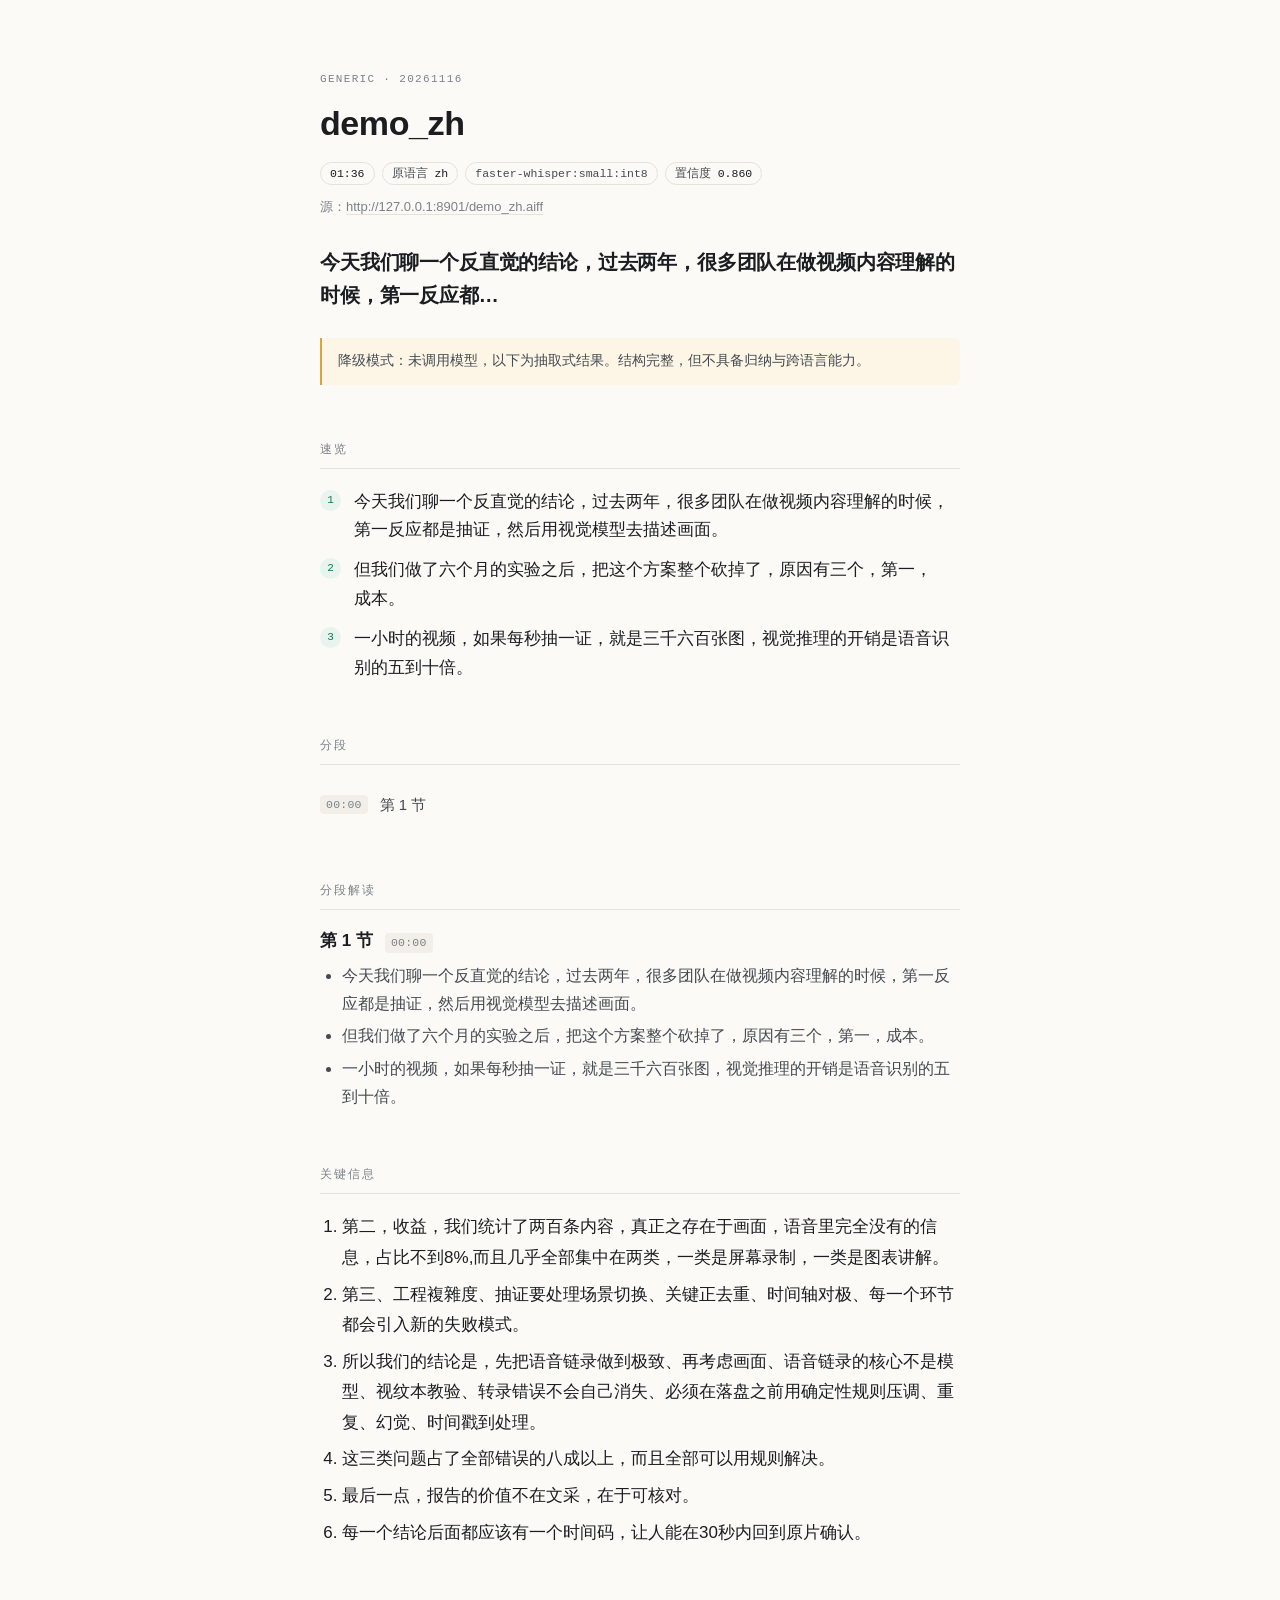
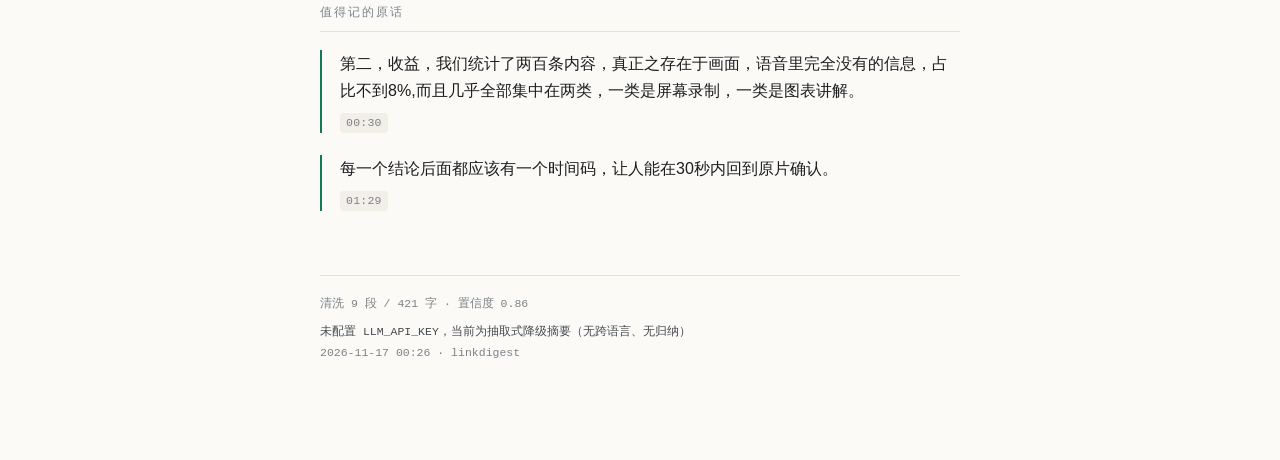
<file: tests/fixtures/local_audio_degraded/report.html>
<!DOCTYPE html>
<html lang="zh-CN">
<head>
<meta charset="utf-8">
<meta name="viewport" content="width=device-width, initial-scale=1">
<title>demo_zh</title>
<meta name="description" content="今天我们聊一个反直觉的结论，过去两年，很多团队在做视频内容理解的时候，第一反应都…">
<meta name="generator" content="linkdigest">
<style>
:root {
  --paper: #fbfaf7;
  --ink: #1b1d20;
  --ink-2: #454a50;
  --muted: #7c8289;
  --rule: #e6e2da;
  --rule-soft: #f0ece4;
  --accent: #0e7a5a;
  --accent-soft: #e9f4ef;
  --code-bg: #f2efe8;
  --warn-bg: #fdf6e7;
  --warn-rule: #d9a441;
  --measure: 43rem;
  --mono: ui-monospace, SFMono-Regular, "SF Mono", Menlo, Consolas, monospace;
  --sans: -apple-system, BlinkMacSystemFont, "PingFang SC", "Hiragino Sans GB",
          "Microsoft YaHei", "Noto Sans CJK SC", sans-serif;
}

@media (prefers-color-scheme: dark) {
  :root {
    --paper: #131518;
    --ink: #e7e9eb;
    --ink-2: #b6bcc3;
    --muted: #838a92;
    --rule: #282c31;
    --rule-soft: #1e2226;
    --accent: #6ed3ae;
    --accent-soft: #16302a;
    --code-bg: #1b1e22;
    --warn-bg: #2a2417;
    --warn-rule: #c39a44;
  }
}

* { box-sizing: border-box; }

html { -webkit-text-size-adjust: 100%; }

body {
  margin: 0;
  background: var(--paper);
  color: var(--ink);
  font-family: var(--sans);
  font-size: 17px;
  line-height: 1.8;
  -webkit-font-smoothing: antialiased;
  text-rendering: optimizeLegibility;
}

.sheet {
  max-width: var(--measure);
  margin: 0 auto;
  padding: 72px 24px 96px;
}

/* ---------- 页头 ---------- */

.head { margin-bottom: 28px; }

.kicker {
  margin: 0 0 14px;
  font: 11px/1.4 var(--mono);
  letter-spacing: 0.12em;
  text-transform: uppercase;
  color: var(--muted);
}

h1 {
  margin: 0 0 16px;
  font-size: clamp(26px, 4.4vw, 34px);
  line-height: 1.3;
  font-weight: 600;
  letter-spacing: -0.012em;
  text-wrap: balance;
}

.meta {
  display: flex;
  flex-wrap: wrap;
  gap: 7px;
  margin: 0 0 10px;
}

.chip {
  font: 11.5px/1 var(--mono);
  color: var(--ink-2);
  border: 1px solid var(--rule);
  border-radius: 999px;
  padding: 5px 9px;
  white-space: nowrap;
}

.chip b { font-weight: 500; color: var(--ink); }

.source {
  margin: 0;
  font-size: 13px;
  color: var(--muted);
  word-break: break-all;
}
.source a { color: var(--muted); text-decoration: none; border-bottom: 1px solid var(--rule); }
.source a:hover { color: var(--accent); border-color: var(--accent); }

/* ---------- 标签区 + 导语 ---------- */

.tags {
  display: flex;
  flex-wrap: wrap;
  gap: 8px;
  margin: 26px 0 0;
}
.tag {
  font: 12px/1 var(--sans);
  font-weight: 500;
  color: var(--accent);
  background: var(--accent-soft);
  border-radius: 999px;
  padding: 6px 12px;
}

.oneline {
  margin: 22px 0 0;
  font-size: 20px;
  line-height: 1.65;
  font-weight: 600;
  letter-spacing: -0.008em;
  text-wrap: pretty;
}

.degraded {
  margin: 26px 0 0;
  padding: 12px 16px;
  background: var(--warn-bg);
  border-left: 2px solid var(--warn-rule);
  border-radius: 0 6px 6px 0;
  font-size: 13.5px;
  line-height: 1.65;
  color: var(--ink-2);
}

/* ---------- 章节骨架 ---------- */

h2 {
  margin: 56px 0 18px;
  padding-bottom: 9px;
  border-bottom: 1px solid var(--rule);
  font: 500 12px/1.5 var(--mono);
  letter-spacing: 0.16em;
  text-transform: uppercase;
  color: var(--muted);
}

/* ---------- 速览 ---------- */

.tldr {
  list-style: none;
  counter-reset: tldr;
  margin: 0;
  padding: 0;
}
.tldr li {
  counter-increment: tldr;
  position: relative;
  padding: 0 0 0 34px;
  margin: 0 0 12px;
  font-size: 16.5px;
  line-height: 1.72;
  text-wrap: pretty;
}
.tldr li::before {
  content: counter(tldr);
  position: absolute;
  left: 0;
  top: 3px;
  width: 21px;
  height: 21px;
  border-radius: 50%;
  background: var(--accent-soft);
  color: var(--accent);
  font: 11px/21px var(--mono);
  text-align: center;
}

/* ---------- 目录 ---------- */

.toc {
  list-style: none;
  margin: 0;
  padding: 0;
}
.toc li {
  display: flex;
  gap: 12px;
  align-items: center;
  border-bottom: 1px solid var(--rule-soft);
}
.toc li:last-child { border-bottom: 0; }
.toc .toc-title {
  flex: 1;
  padding: 10px 0;
  color: var(--ink-2);
  text-decoration: none;
  font-size: 15px;
  line-height: 1.55;
}
.toc .toc-title:hover { color: var(--accent); }
.toc .ts { flex: none; }

/* ---------- 正文 ---------- */

.prose { margin-top: 4px; }

.prose p { margin: 0 0 1.15em; text-wrap: pretty; }
.prose > :first-child { margin-top: 0; }

.prose h3 {
  margin: 2.1em 0 0.6em;
  font-size: 19px;
  line-height: 1.45;
  font-weight: 600;
  letter-spacing: -0.006em;
}
.prose h4 {
  margin: 1.7em 0 0.4em;
  font-size: 16px;
  font-weight: 600;
  color: var(--ink-2);
}

.prose ul, .prose ol { margin: 0 0 1.15em; padding-left: 1.35em; }
.prose li { margin: 0.32em 0; }
.prose li::marker { color: var(--muted); }

.prose strong { font-weight: 600; }
.prose em { font-style: normal; background: linear-gradient(transparent 62%, var(--accent-soft) 62%); }

.prose a { color: var(--accent); text-decoration: none; border-bottom: 1px solid var(--accent-soft); }
.prose a:hover { border-color: var(--accent); }

.prose code {
  font: 0.86em/1.5 var(--mono);
  background: var(--code-bg);
  padding: 0.14em 0.4em;
  border-radius: 4px;
}
.prose pre {
  background: var(--code-bg);
  padding: 15px 17px;
  border-radius: 8px;
  overflow-x: auto;
  margin: 0 0 1.2em;
}
.prose pre code { background: none; padding: 0; font-size: 13px; }

.prose blockquote {
  margin: 1.4em 0;
  padding: 0.1em 0 0.1em 1.1em;
  border-left: 2px solid var(--rule);
  color: var(--ink-2);
}

.prose hr { border: 0; border-top: 1px solid var(--rule); margin: 2.4em 0; }

.prose table {
  width: 100%;
  border-collapse: collapse;
  margin: 0 0 1.3em;
  font-size: 15px;
  line-height: 1.6;
}
.prose th {
  text-align: left;
  font-weight: 600;
  font-size: 12.5px;
  letter-spacing: 0.04em;
  color: var(--muted);
  border-bottom: 1px solid var(--rule);
  padding: 8px 10px 8px 0;
}
.prose td { border-bottom: 1px solid var(--rule-soft); padding: 9px 10px 9px 0; vertical-align: top; }
.prose tr:last-child td { border-bottom: 0; }

/* ---------- 时间码 ---------- */

.ts {
  display: inline-block;
  font: 11.5px/1 var(--mono);
  letter-spacing: 0.02em;
  color: var(--muted);
  background: var(--code-bg);
  border-radius: 4px;
  padding: 4px 6px;
  text-decoration: none;
  white-space: nowrap;
}
a.ts:hover { color: var(--accent); }

/* ---------- 分段 ---------- */

.seg { margin: 0 0 30px; }
.seg-head {
  display: flex;
  gap: 12px;
  align-items: baseline;
  margin: 0 0 8px;
}
.seg-head h3 {
  margin: 0;
  font-size: 17px;
  font-weight: 600;
  line-height: 1.5;
}
.seg ul { margin: 0; padding-left: 1.3em; }
.seg li { margin: 0.3em 0; color: var(--ink-2); font-size: 15.5px; }

/* ---------- 列表型区块 ---------- */

.bullets { margin: 0; padding-left: 1.3em; }
.bullets li { margin: 0.35em 0; }

/* ---------- 表格 ---------- */

.grid {
  width: 100%;
  border-collapse: collapse;
  font-size: 15px;
  line-height: 1.6;
}
.grid th {
  text-align: left;
  font-weight: 600;
  font-size: 12px;
  letter-spacing: 0.06em;
  text-transform: uppercase;
  color: var(--muted);
  border-bottom: 1px solid var(--rule);
  padding: 8px 12px 8px 0;
}
.grid td { border-bottom: 1px solid var(--rule-soft); padding: 10px 12px 10px 0; vertical-align: top; }
.grid td.num { font-family: var(--mono); font-size: 13.5px; font-weight: 500; color: var(--accent); }
.grid .pos { text-align: right; padding-right: 0; white-space: nowrap; }
.grid tr:last-child td { border-bottom: 0; }

/* ---------- 原话 ---------- */

.quote {
  margin: 0 0 22px;
  padding-left: 18px;
  border-left: 2px solid var(--accent);
}
.quote p {
  margin: 0;
  font-size: 16px;
  line-height: 1.7;
  color: var(--ink);
}
.quote-foot {
  display: flex;
  gap: 12px;
  align-items: baseline;
  margin-top: 9px;
}
.quote-foot .note {
  margin: 0;
  flex: 1;
  font-size: 13px;
  line-height: 1.6;
  color: var(--muted);
}
.quote-foot .ts { flex: none; }

/* ---------- 术语 ---------- */

.terms { margin: 0; }
.terms div {
  display: grid;
  grid-template-columns: minmax(96px, 20%) 1fr;
  gap: 14px;
  padding: 9px 0;
  border-bottom: 1px solid var(--rule-soft);
  font-size: 15px;
}
.terms div:last-child { border-bottom: 0; }
.terms dt { margin: 0; font-family: var(--mono); font-size: 13px; color: var(--accent); word-break: break-word; }
.terms dd { margin: 0; color: var(--ink-2); }

/* ---------- 附录 ---------- */

.appendix { margin-top: 8px; }
.appendix .prose > :first-child { margin-top: 0; }
.appendix .prose { margin-top: 0; }

/* ---------- 页脚 ---------- */

.foot {
  margin-top: 64px;
  padding-top: 18px;
  border-top: 1px solid var(--rule);
  font: 11.5px/1.8 var(--mono);
  color: var(--muted);
}
.foot p { margin: 0; }
.foot .intent-foot { margin-top: 8px; color: var(--ink-2); font-family: var(--sans); font-size: 12.5px; }
.foot .warn { color: var(--ink-2); margin-top: 8px; }
.foot ul { margin: 8px 0 0; padding-left: 1.2em; }

/* ---------- 窄屏 ---------- */

@media (max-width: 620px) {
  body { font-size: 16.5px; }
  .sheet { padding: 44px 18px 64px; }
  h2 { margin-top: 44px; }
  .terms div { grid-template-columns: 1fr; gap: 4px; }
  .prose table, .grid { font-size: 14px; }
}

/* ---------- 打印 ---------- */

@media print {
  :root {
    --paper: #fff;
    --ink: #000;
    --ink-2: #333;
    --muted: #666;
    --rule: #ccc;
    --rule-soft: #e5e5e5;
    --accent: #000;
    --accent-soft: #f2f2f2;
    --code-bg: #f5f5f5;
  }
  body { font-size: 11pt; line-height: 1.65; }
  .sheet { max-width: none; padding: 0; }
  h1 { font-size: 20pt; }
  h2 { margin-top: 22pt; break-after: avoid; }
  .prose h3, .seg-head h3 { break-after: avoid; }
  .seg, .quote, .grid tr { break-inside: avoid; }
  a { color: inherit; border: 0; text-decoration: none; }
  .toc { display: none; }
  .foot { margin-top: 28pt; }
}
</style>
</head>
<body>
<main class="sheet">
  <header class="head">
    <p class="kicker">generic · 20261116</p>
    <h1>demo_zh</h1>
    <p class="meta"><span class="chip"><b>01:36</b></span>
      <span class="chip">原语言 <b>zh</b></span>
      <span class="chip">faster-whisper:small:int8</span>
      <span class="chip">置信度 <b>0.860</b></span></p>
        <p class="source">源：<a href="http://127.0.0.1:8901/demo_zh.aiff" target="_blank" rel="noopener">http://127.0.0.1:8901/demo_zh.aiff</a></p>
  </header>

<p class="oneline">今天我们聊一个反直觉的结论，过去两年，很多团队在做视频内容理解的时候，第一反应都…</p>
<aside class="degraded">降级模式：未调用模型，以下为抽取式结果。结构完整，但不具备归纳与跨语言能力。</aside>
<section class="block">
  <h2>速览</h2>
  <ol class="tldr">
    <li>今天我们聊一个反直觉的结论，过去两年，很多团队在做视频内容理解的时候，第一反应都是抽证，然后用视觉模型去描述画面。</li>
    <li>但我们做了六个月的实验之后，把这个方案整个砍掉了，原因有三个，第一，成本。</li>
    <li>一小时的视频，如果每秒抽一证，就是三千六百张图，视觉推理的开销是语音识别的五到十倍。</li>
  </ol>
</section>
<section class="block">
  <h2>分段</h2>
  <ol class="toc">
    <li>
      <span class="ts">00:00</span>
      <a class="toc-title" href="#seg-1">第 1 节</a>
    </li>
  </ol>
</section>
<section class="block">
  <h2>分段解读</h2>
  <section class="seg" id="seg-1">
    <div class="seg-head">
      <h3>第 1 节</h3>
      <span class="ts">00:00</span>
    </div>
    <ul>
      <li>今天我们聊一个反直觉的结论，过去两年，很多团队在做视频内容理解的时候，第一反应都是抽证，然后用视觉模型去描述画面。</li>
      <li>但我们做了六个月的实验之后，把这个方案整个砍掉了，原因有三个，第一，成本。</li>
      <li>一小时的视频，如果每秒抽一证，就是三千六百张图，视觉推理的开销是语音识别的五到十倍。</li>
    </ul>
  </section>
</section>
<section class="block">
  <h2>关键信息</h2>
  <ol class="bullets">
    <li>第二，收益，我们统计了两百条内容，真正之存在于画面，语音里完全没有的信息，占比不到8%,而且几乎全部集中在两类，一类是屏幕录制，一类是图表讲解。</li>
    <li>第三、工程複雜度、抽证要处理场景切换、关键正去重、时间轴对极、每一个环节都会引入新的失败模式。</li>
    <li>所以我们的结论是，先把语音链录做到极致、再考虑画面、语音链录的核心不是模型、视纹本教验、转录错误不会自己消失、必须在落盘之前用确定性规则压调、重复、幻觉、时间戳到处理。</li>
    <li>这三类问题占了全部错误的八成以上，而且全部可以用规则解决。</li>
    <li>最后一点，报告的价值不在文采，在于可核对。</li>
    <li>每一个结论后面都应该有一个时间码，让人能在30秒内回到原片确认。</li>
  </ol>
</section>
<section class="block">
  <h2>值得记的原话</h2>
  <figure class="quote">
    <p>第二，收益，我们统计了两百条内容，真正之存在于画面，语音里完全没有的信息，占比不到8%,而且几乎全部集中在两类，一类是屏幕录制，一类是图表讲解。</p>
    <div class="quote-foot">
      <span class="ts">00:30</span>
    </div>
  </figure>
  <figure class="quote">
    <p>每一个结论后面都应该有一个时间码，让人能在30秒内回到原片确认。</p>
    <div class="quote-foot">
      <span class="ts">01:29</span>
    </div>
  </figure>
</section>

  <footer class="foot">
    <p>清洗 9 段 / 421 字 · 置信度 0.86</p>
    <div class="warn">
      <p>未配置 LLM_API_KEY，当前为抽取式降级摘要（无跨语言、无归纳）</p>
    </div>
    <p>2026-11-17 00:26 · linkdigest</p>
  </footer>
</main>
</body>
</html>
</file>
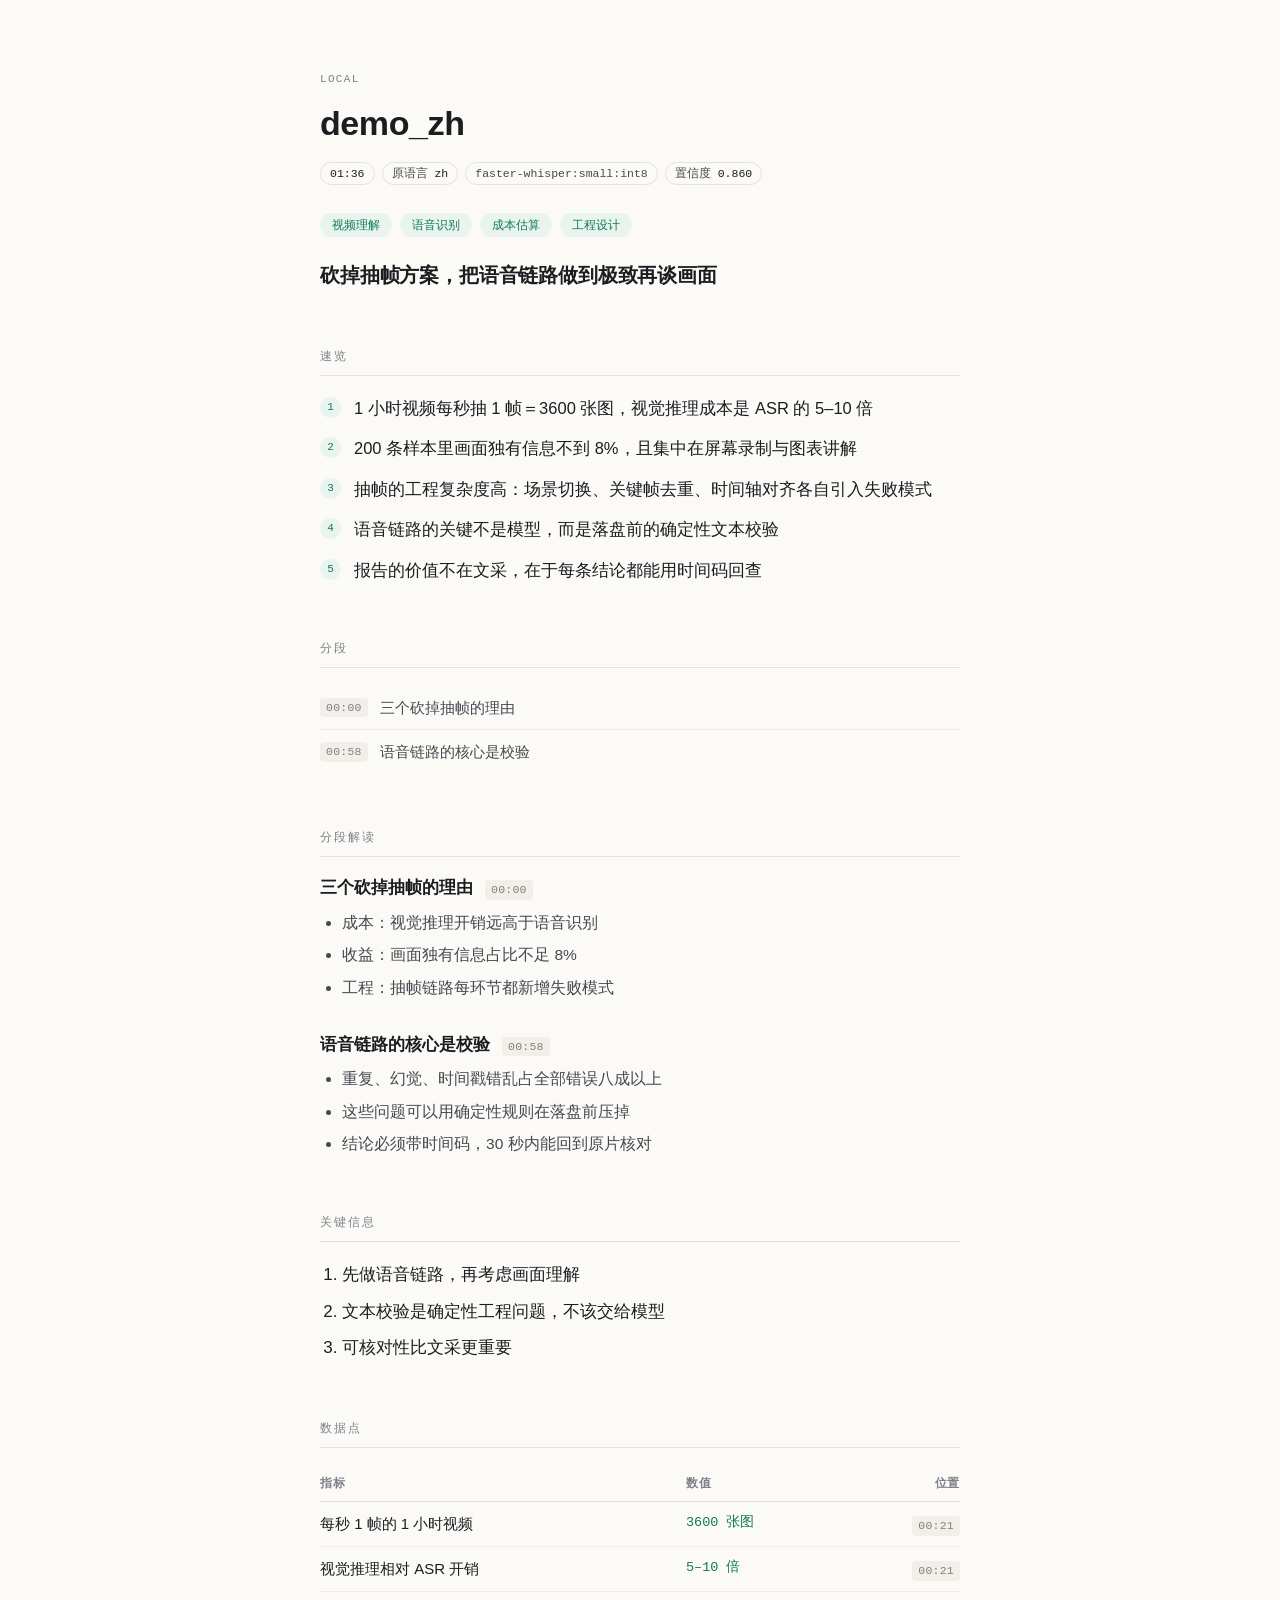
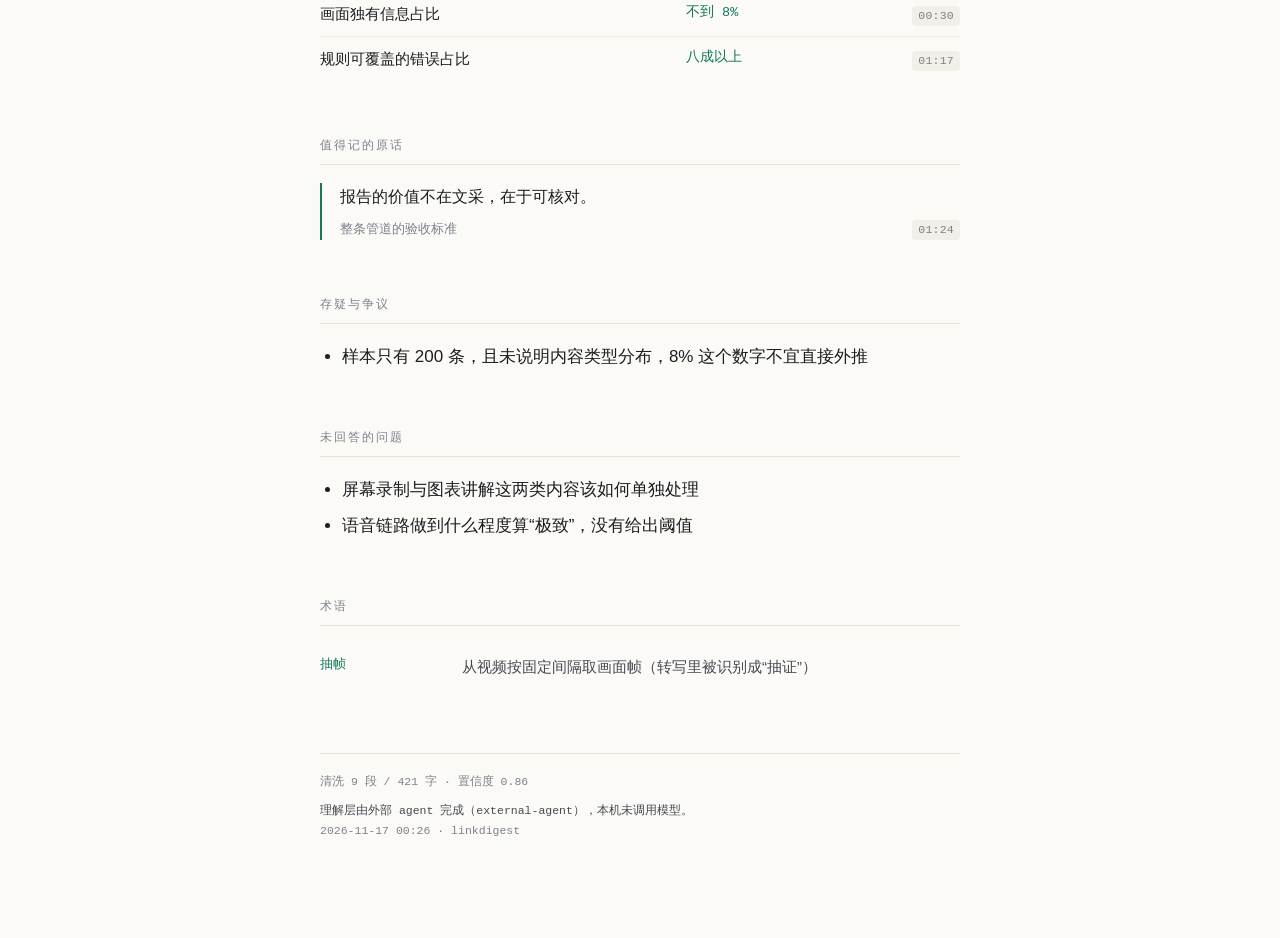
<file: tests/fixtures/local_audio_external_agent/report.html>
<!DOCTYPE html>
<html lang="zh-CN">
<head>
<meta charset="utf-8">
<meta name="viewport" content="width=device-width, initial-scale=1">
<title>demo_zh</title>
<meta name="description" content="砍掉抽帧方案，把语音链路做到极致再谈画面">
<meta name="generator" content="linkdigest">
<style>
:root {
  --paper: #fbfaf7;
  --ink: #1b1d20;
  --ink-2: #454a50;
  --muted: #7c8289;
  --rule: #e6e2da;
  --rule-soft: #f0ece4;
  --accent: #0e7a5a;
  --accent-soft: #e9f4ef;
  --code-bg: #f2efe8;
  --warn-bg: #fdf6e7;
  --warn-rule: #d9a441;
  --measure: 43rem;
  --mono: ui-monospace, SFMono-Regular, "SF Mono", Menlo, Consolas, monospace;
  --sans: -apple-system, BlinkMacSystemFont, "PingFang SC", "Hiragino Sans GB",
          "Microsoft YaHei", "Noto Sans CJK SC", sans-serif;
}

@media (prefers-color-scheme: dark) {
  :root {
    --paper: #131518;
    --ink: #e7e9eb;
    --ink-2: #b6bcc3;
    --muted: #838a92;
    --rule: #282c31;
    --rule-soft: #1e2226;
    --accent: #6ed3ae;
    --accent-soft: #16302a;
    --code-bg: #1b1e22;
    --warn-bg: #2a2417;
    --warn-rule: #c39a44;
  }
}

* { box-sizing: border-box; }

html { -webkit-text-size-adjust: 100%; }

body {
  margin: 0;
  background: var(--paper);
  color: var(--ink);
  font-family: var(--sans);
  font-size: 17px;
  line-height: 1.8;
  -webkit-font-smoothing: antialiased;
  text-rendering: optimizeLegibility;
}

.sheet {
  max-width: var(--measure);
  margin: 0 auto;
  padding: 72px 24px 96px;
}

/* ---------- 页头 ---------- */

.head { margin-bottom: 28px; }

.kicker {
  margin: 0 0 14px;
  font: 11px/1.4 var(--mono);
  letter-spacing: 0.12em;
  text-transform: uppercase;
  color: var(--muted);
}

h1 {
  margin: 0 0 16px;
  font-size: clamp(26px, 4.4vw, 34px);
  line-height: 1.3;
  font-weight: 600;
  letter-spacing: -0.012em;
  text-wrap: balance;
}

.meta {
  display: flex;
  flex-wrap: wrap;
  gap: 7px;
  margin: 0 0 10px;
}

.chip {
  font: 11.5px/1 var(--mono);
  color: var(--ink-2);
  border: 1px solid var(--rule);
  border-radius: 999px;
  padding: 5px 9px;
  white-space: nowrap;
}

.chip b { font-weight: 500; color: var(--ink); }

.source {
  margin: 0;
  font-size: 13px;
  color: var(--muted);
  word-break: break-all;
}
.source a { color: var(--muted); text-decoration: none; border-bottom: 1px solid var(--rule); }
.source a:hover { color: var(--accent); border-color: var(--accent); }

/* ---------- 标签区 + 导语 ---------- */

.tags {
  display: flex;
  flex-wrap: wrap;
  gap: 8px;
  margin: 26px 0 0;
}
.tag {
  font: 12px/1 var(--sans);
  font-weight: 500;
  color: var(--accent);
  background: var(--accent-soft);
  border-radius: 999px;
  padding: 6px 12px;
}

.oneline {
  margin: 22px 0 0;
  font-size: 20px;
  line-height: 1.65;
  font-weight: 600;
  letter-spacing: -0.008em;
  text-wrap: pretty;
}

.degraded {
  margin: 26px 0 0;
  padding: 12px 16px;
  background: var(--warn-bg);
  border-left: 2px solid var(--warn-rule);
  border-radius: 0 6px 6px 0;
  font-size: 13.5px;
  line-height: 1.65;
  color: var(--ink-2);
}

/* ---------- 章节骨架 ---------- */

h2 {
  margin: 56px 0 18px;
  padding-bottom: 9px;
  border-bottom: 1px solid var(--rule);
  font: 500 12px/1.5 var(--mono);
  letter-spacing: 0.16em;
  text-transform: uppercase;
  color: var(--muted);
}

/* ---------- 速览 ---------- */

.tldr {
  list-style: none;
  counter-reset: tldr;
  margin: 0;
  padding: 0;
}
.tldr li {
  counter-increment: tldr;
  position: relative;
  padding: 0 0 0 34px;
  margin: 0 0 12px;
  font-size: 16.5px;
  line-height: 1.72;
  text-wrap: pretty;
}
.tldr li::before {
  content: counter(tldr);
  position: absolute;
  left: 0;
  top: 3px;
  width: 21px;
  height: 21px;
  border-radius: 50%;
  background: var(--accent-soft);
  color: var(--accent);
  font: 11px/21px var(--mono);
  text-align: center;
}

/* ---------- 目录 ---------- */

.toc {
  list-style: none;
  margin: 0;
  padding: 0;
}
.toc li {
  display: flex;
  gap: 12px;
  align-items: center;
  border-bottom: 1px solid var(--rule-soft);
}
.toc li:last-child { border-bottom: 0; }
.toc .toc-title {
  flex: 1;
  padding: 10px 0;
  color: var(--ink-2);
  text-decoration: none;
  font-size: 15px;
  line-height: 1.55;
}
.toc .toc-title:hover { color: var(--accent); }
.toc .ts { flex: none; }

/* ---------- 正文 ---------- */

.prose { margin-top: 4px; }

.prose p { margin: 0 0 1.15em; text-wrap: pretty; }
.prose > :first-child { margin-top: 0; }

.prose h3 {
  margin: 2.1em 0 0.6em;
  font-size: 19px;
  line-height: 1.45;
  font-weight: 600;
  letter-spacing: -0.006em;
}
.prose h4 {
  margin: 1.7em 0 0.4em;
  font-size: 16px;
  font-weight: 600;
  color: var(--ink-2);
}

.prose ul, .prose ol { margin: 0 0 1.15em; padding-left: 1.35em; }
.prose li { margin: 0.32em 0; }
.prose li::marker { color: var(--muted); }

.prose strong { font-weight: 600; }
.prose em { font-style: normal; background: linear-gradient(transparent 62%, var(--accent-soft) 62%); }

.prose a { color: var(--accent); text-decoration: none; border-bottom: 1px solid var(--accent-soft); }
.prose a:hover { border-color: var(--accent); }

.prose code {
  font: 0.86em/1.5 var(--mono);
  background: var(--code-bg);
  padding: 0.14em 0.4em;
  border-radius: 4px;
}
.prose pre {
  background: var(--code-bg);
  padding: 15px 17px;
  border-radius: 8px;
  overflow-x: auto;
  margin: 0 0 1.2em;
}
.prose pre code { background: none; padding: 0; font-size: 13px; }

.prose blockquote {
  margin: 1.4em 0;
  padding: 0.1em 0 0.1em 1.1em;
  border-left: 2px solid var(--rule);
  color: var(--ink-2);
}

.prose hr { border: 0; border-top: 1px solid var(--rule); margin: 2.4em 0; }

.prose table {
  width: 100%;
  border-collapse: collapse;
  margin: 0 0 1.3em;
  font-size: 15px;
  line-height: 1.6;
}
.prose th {
  text-align: left;
  font-weight: 600;
  font-size: 12.5px;
  letter-spacing: 0.04em;
  color: var(--muted);
  border-bottom: 1px solid var(--rule);
  padding: 8px 10px 8px 0;
}
.prose td { border-bottom: 1px solid var(--rule-soft); padding: 9px 10px 9px 0; vertical-align: top; }
.prose tr:last-child td { border-bottom: 0; }

/* ---------- 时间码 ---------- */

.ts {
  display: inline-block;
  font: 11.5px/1 var(--mono);
  letter-spacing: 0.02em;
  color: var(--muted);
  background: var(--code-bg);
  border-radius: 4px;
  padding: 4px 6px;
  text-decoration: none;
  white-space: nowrap;
}
a.ts:hover { color: var(--accent); }

/* ---------- 分段 ---------- */

.seg { margin: 0 0 30px; }
.seg-head {
  display: flex;
  gap: 12px;
  align-items: baseline;
  margin: 0 0 8px;
}
.seg-head h3 {
  margin: 0;
  font-size: 17px;
  font-weight: 600;
  line-height: 1.5;
}
.seg ul { margin: 0; padding-left: 1.3em; }
.seg li { margin: 0.3em 0; color: var(--ink-2); font-size: 15.5px; }

/* ---------- 列表型区块 ---------- */

.bullets { margin: 0; padding-left: 1.3em; }
.bullets li { margin: 0.35em 0; }

/* ---------- 表格 ---------- */

.grid {
  width: 100%;
  border-collapse: collapse;
  font-size: 15px;
  line-height: 1.6;
}
.grid th {
  text-align: left;
  font-weight: 600;
  font-size: 12px;
  letter-spacing: 0.06em;
  text-transform: uppercase;
  color: var(--muted);
  border-bottom: 1px solid var(--rule);
  padding: 8px 12px 8px 0;
}
.grid td { border-bottom: 1px solid var(--rule-soft); padding: 10px 12px 10px 0; vertical-align: top; }
.grid td.num { font-family: var(--mono); font-size: 13.5px; font-weight: 500; color: var(--accent); }
.grid .pos { text-align: right; padding-right: 0; white-space: nowrap; }
.grid tr:last-child td { border-bottom: 0; }

/* ---------- 原话 ---------- */

.quote {
  margin: 0 0 22px;
  padding-left: 18px;
  border-left: 2px solid var(--accent);
}
.quote p {
  margin: 0;
  font-size: 16px;
  line-height: 1.7;
  color: var(--ink);
}
.quote-foot {
  display: flex;
  gap: 12px;
  align-items: baseline;
  margin-top: 9px;
}
.quote-foot .note {
  margin: 0;
  flex: 1;
  font-size: 13px;
  line-height: 1.6;
  color: var(--muted);
}
.quote-foot .ts { flex: none; }

/* ---------- 术语 ---------- */

.terms { margin: 0; }
.terms div {
  display: grid;
  grid-template-columns: minmax(96px, 20%) 1fr;
  gap: 14px;
  padding: 9px 0;
  border-bottom: 1px solid var(--rule-soft);
  font-size: 15px;
}
.terms div:last-child { border-bottom: 0; }
.terms dt { margin: 0; font-family: var(--mono); font-size: 13px; color: var(--accent); word-break: break-word; }
.terms dd { margin: 0; color: var(--ink-2); }

/* ---------- 附录 ---------- */

.appendix { margin-top: 8px; }
.appendix .prose > :first-child { margin-top: 0; }
.appendix .prose { margin-top: 0; }

/* ---------- 页脚 ---------- */

.foot {
  margin-top: 64px;
  padding-top: 18px;
  border-top: 1px solid var(--rule);
  font: 11.5px/1.8 var(--mono);
  color: var(--muted);
}
.foot p { margin: 0; }
.foot .intent-foot { margin-top: 8px; color: var(--ink-2); font-family: var(--sans); font-size: 12.5px; }
.foot .warn { color: var(--ink-2); margin-top: 8px; }
.foot ul { margin: 8px 0 0; padding-left: 1.2em; }

/* ---------- 窄屏 ---------- */

@media (max-width: 620px) {
  body { font-size: 16.5px; }
  .sheet { padding: 44px 18px 64px; }
  h2 { margin-top: 44px; }
  .terms div { grid-template-columns: 1fr; gap: 4px; }
  .prose table, .grid { font-size: 14px; }
}

/* ---------- 打印 ---------- */

@media print {
  :root {
    --paper: #fff;
    --ink: #000;
    --ink-2: #333;
    --muted: #666;
    --rule: #ccc;
    --rule-soft: #e5e5e5;
    --accent: #000;
    --accent-soft: #f2f2f2;
    --code-bg: #f5f5f5;
  }
  body { font-size: 11pt; line-height: 1.65; }
  .sheet { max-width: none; padding: 0; }
  h1 { font-size: 20pt; }
  h2 { margin-top: 22pt; break-after: avoid; }
  .prose h3, .seg-head h3 { break-after: avoid; }
  .seg, .quote, .grid tr { break-inside: avoid; }
  a { color: inherit; border: 0; text-decoration: none; }
  .toc { display: none; }
  .foot { margin-top: 28pt; }
}
</style>
</head>
<body>
<main class="sheet">
  <header class="head">
    <p class="kicker">local</p>
    <h1>demo_zh</h1>
    <p class="meta"><span class="chip"><b>01:36</b></span>
      <span class="chip">原语言 <b>zh</b></span>
      <span class="chip">faster-whisper:small:int8</span>
      <span class="chip">置信度 <b>0.860</b></span></p>
    
  </header>
  <div class="tags">
      <span class="tag">视频理解</span>
      <span class="tag">语音识别</span>
      <span class="tag">成本估算</span>
      <span class="tag">工程设计</span>
  </div>
<p class="oneline">砍掉抽帧方案，把语音链路做到极致再谈画面</p>
<section class="block">
  <h2>速览</h2>
  <ol class="tldr">
    <li>1 小时视频每秒抽 1 帧＝3600 张图，视觉推理成本是 ASR 的 5–10 倍</li>
    <li>200 条样本里画面独有信息不到 8%，且集中在屏幕录制与图表讲解</li>
    <li>抽帧的工程复杂度高：场景切换、关键帧去重、时间轴对齐各自引入失败模式</li>
    <li>语音链路的关键不是模型，而是落盘前的确定性文本校验</li>
    <li>报告的价值不在文采，在于每条结论都能用时间码回查</li>
  </ol>
</section>
<section class="block">
  <h2>分段</h2>
  <ol class="toc">
    <li>
      <span class="ts">00:00</span>
      <a class="toc-title" href="#seg-1">三个砍掉抽帧的理由</a>
    </li>
    <li>
      <span class="ts">00:58</span>
      <a class="toc-title" href="#seg-2">语音链路的核心是校验</a>
    </li>
  </ol>
</section>
<section class="block">
  <h2>分段解读</h2>
  <section class="seg" id="seg-1">
    <div class="seg-head">
      <h3>三个砍掉抽帧的理由</h3>
      <span class="ts">00:00</span>
    </div>
    <ul>
      <li>成本：视觉推理开销远高于语音识别</li>
      <li>收益：画面独有信息占比不足 8%</li>
      <li>工程：抽帧链路每环节都新增失败模式</li>
    </ul>
  </section>
  <section class="seg" id="seg-2">
    <div class="seg-head">
      <h3>语音链路的核心是校验</h3>
      <span class="ts">00:58</span>
    </div>
    <ul>
      <li>重复、幻觉、时间戳错乱占全部错误八成以上</li>
      <li>这些问题可以用确定性规则在落盘前压掉</li>
      <li>结论必须带时间码，30 秒内能回到原片核对</li>
    </ul>
  </section>
</section>
<section class="block">
  <h2>关键信息</h2>
  <ol class="bullets">
    <li>先做语音链路，再考虑画面理解</li>
    <li>文本校验是确定性工程问题，不该交给模型</li>
    <li>可核对性比文采更重要</li>
  </ol>
</section>
<section class="block">
  <h2>数据点</h2>
  <table class="grid">
    <thead><tr><th>指标</th><th>数值</th><th class="pos">位置</th></tr></thead>
    <tbody>
      <tr><td>每秒 1 帧的 1 小时视频</td><td class="num">3600 张图</td><td class="pos"><span class="ts">00:21</span></td></tr>
      <tr><td>视觉推理相对 ASR 开销</td><td class="num">5–10 倍</td><td class="pos"><span class="ts">00:21</span></td></tr>
      <tr><td>画面独有信息占比</td><td class="num">不到 8%</td><td class="pos"><span class="ts">00:30</span></td></tr>
      <tr><td>规则可覆盖的错误占比</td><td class="num">八成以上</td><td class="pos"><span class="ts">01:17</span></td></tr>
    </tbody>
  </table>
</section>
<section class="block">
  <h2>值得记的原话</h2>
  <figure class="quote">
    <p>报告的价值不在文采，在于可核对。</p>
    <div class="quote-foot">
      <span class="note">整条管道的验收标准</span>
      <span class="ts">01:24</span>
    </div>
  </figure>
</section>
<section class="block">
  <h2>存疑与争议</h2>
  <ul class="bullets">
    <li>样本只有 200 条，且未说明内容类型分布，8% 这个数字不宜直接外推</li>
  </ul>
</section>
<section class="block">
  <h2>未回答的问题</h2>
  <ul class="bullets">
    <li>屏幕录制与图表讲解这两类内容该如何单独处理</li>
    <li>语音链路做到什么程度算“极致”，没有给出阈值</li>
  </ul>
</section>
<section class="block">
  <h2>术语</h2>
  <dl class="terms">
    <div><dt>抽帧</dt><dd>从视频按固定间隔取画面帧（转写里被识别成“抽证”）</dd></div>
  </dl>
</section>

  <footer class="foot">
    <p>清洗 9 段 / 421 字 · 置信度 0.86</p>
    <div class="warn">
      <p>理解层由外部 agent 完成（external-agent），本机未调用模型。</p>
    </div>
    <p>2026-11-17 00:26 · linkdigest</p>
  </footer>
</main>
</body>
</html>
</file>
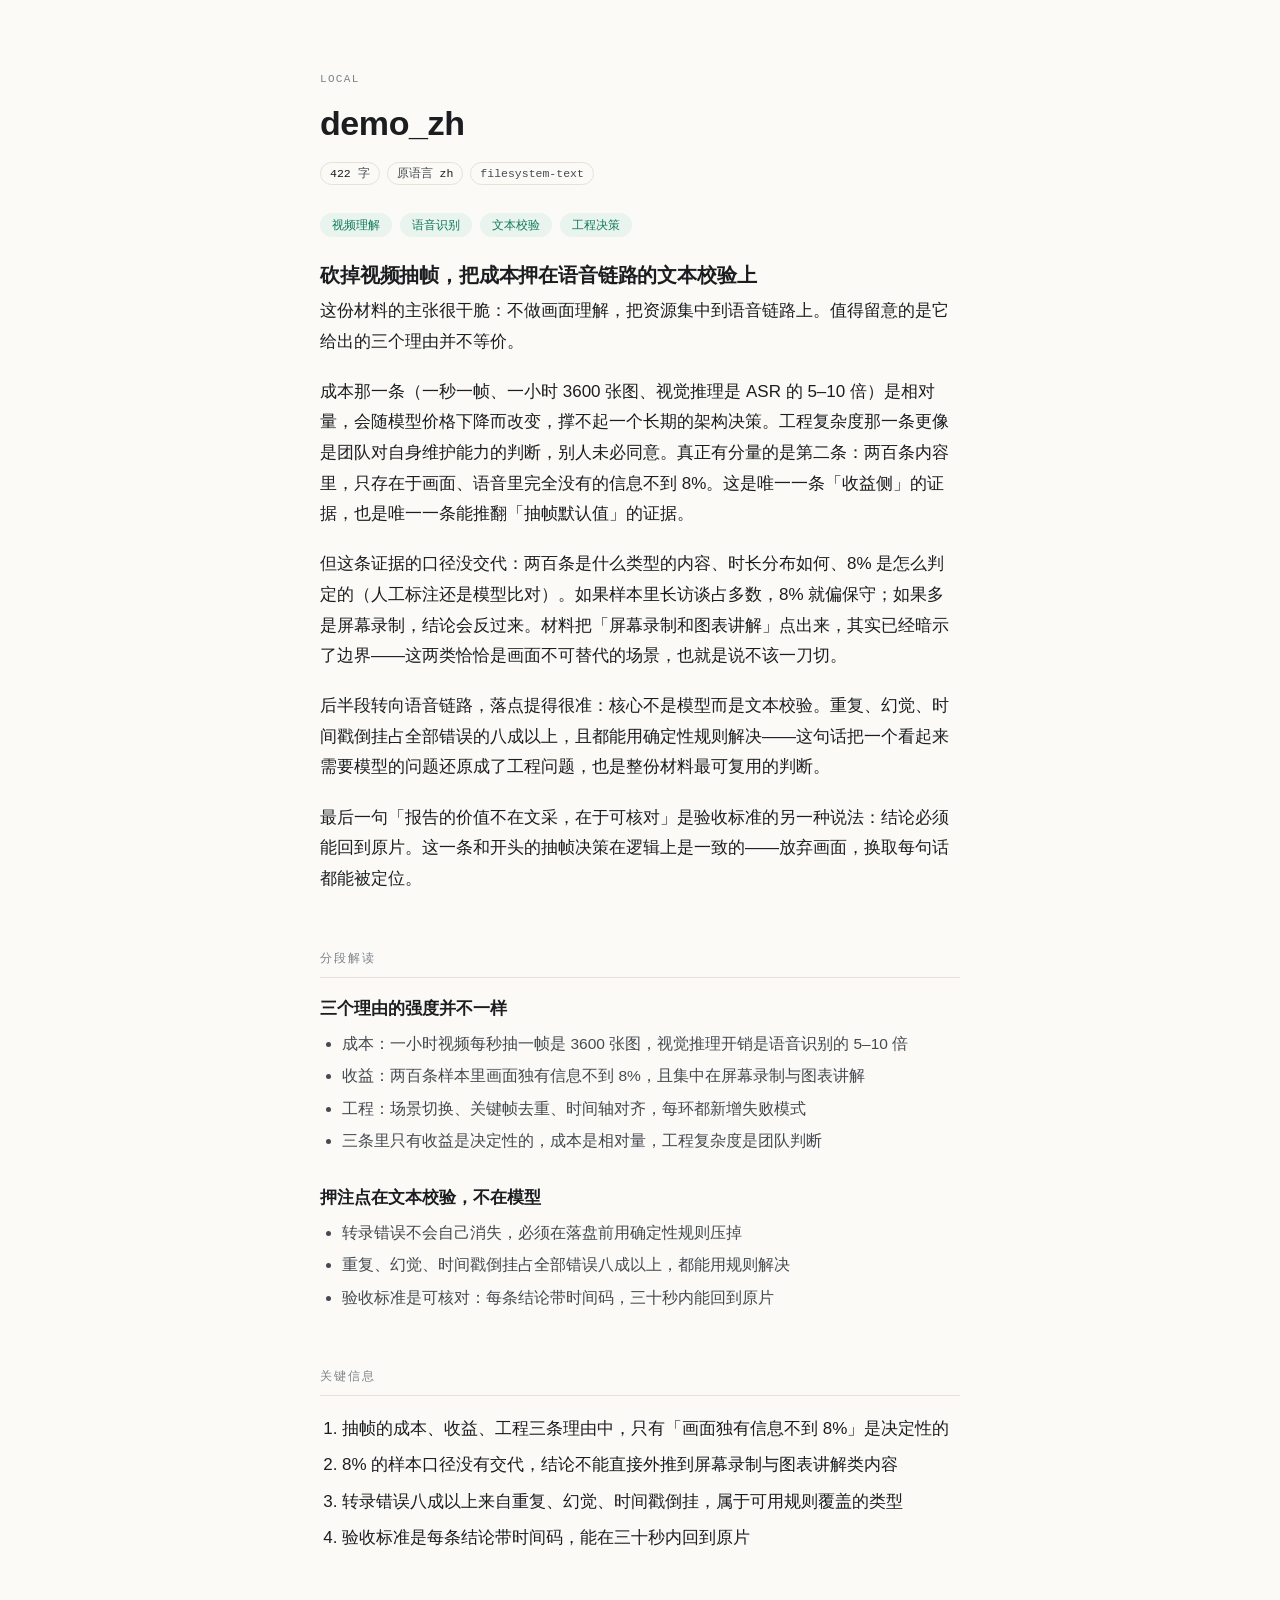
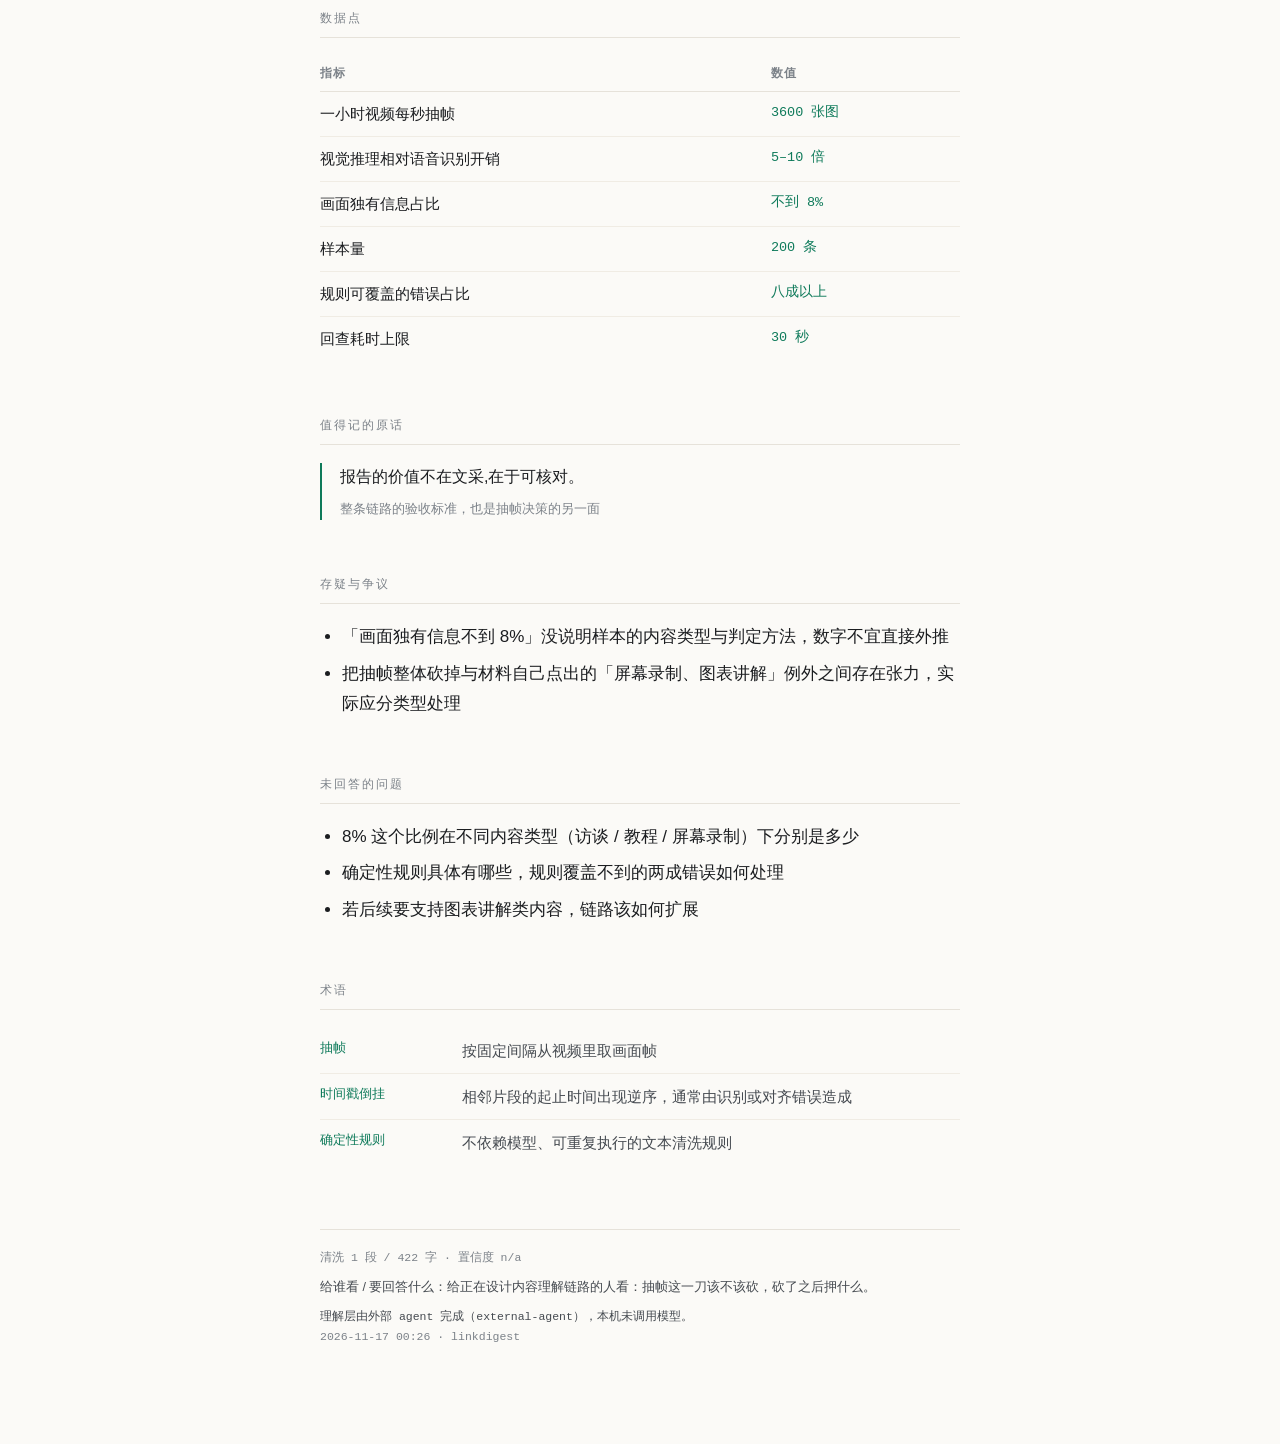
<file: tests/fixtures/local_text_external_agent/report.html>
<!DOCTYPE html>
<html lang="zh-CN">
<head>
<meta charset="utf-8">
<meta name="viewport" content="width=device-width, initial-scale=1">
<title>demo_zh</title>
<meta name="description" content="砍掉视频抽帧，把成本押在语音链路的文本校验上">
<meta name="generator" content="linkdigest">
<style>
:root {
  --paper: #fbfaf7;
  --ink: #1b1d20;
  --ink-2: #454a50;
  --muted: #7c8289;
  --rule: #e6e2da;
  --rule-soft: #f0ece4;
  --accent: #0e7a5a;
  --accent-soft: #e9f4ef;
  --code-bg: #f2efe8;
  --warn-bg: #fdf6e7;
  --warn-rule: #d9a441;
  --measure: 43rem;
  --mono: ui-monospace, SFMono-Regular, "SF Mono", Menlo, Consolas, monospace;
  --sans: -apple-system, BlinkMacSystemFont, "PingFang SC", "Hiragino Sans GB",
          "Microsoft YaHei", "Noto Sans CJK SC", sans-serif;
}

@media (prefers-color-scheme: dark) {
  :root {
    --paper: #131518;
    --ink: #e7e9eb;
    --ink-2: #b6bcc3;
    --muted: #838a92;
    --rule: #282c31;
    --rule-soft: #1e2226;
    --accent: #6ed3ae;
    --accent-soft: #16302a;
    --code-bg: #1b1e22;
    --warn-bg: #2a2417;
    --warn-rule: #c39a44;
  }
}

* { box-sizing: border-box; }

html { -webkit-text-size-adjust: 100%; }

body {
  margin: 0;
  background: var(--paper);
  color: var(--ink);
  font-family: var(--sans);
  font-size: 17px;
  line-height: 1.8;
  -webkit-font-smoothing: antialiased;
  text-rendering: optimizeLegibility;
}

.sheet {
  max-width: var(--measure);
  margin: 0 auto;
  padding: 72px 24px 96px;
}

/* ---------- 页头 ---------- */

.head { margin-bottom: 28px; }

.kicker {
  margin: 0 0 14px;
  font: 11px/1.4 var(--mono);
  letter-spacing: 0.12em;
  text-transform: uppercase;
  color: var(--muted);
}

h1 {
  margin: 0 0 16px;
  font-size: clamp(26px, 4.4vw, 34px);
  line-height: 1.3;
  font-weight: 600;
  letter-spacing: -0.012em;
  text-wrap: balance;
}

.meta {
  display: flex;
  flex-wrap: wrap;
  gap: 7px;
  margin: 0 0 10px;
}

.chip {
  font: 11.5px/1 var(--mono);
  color: var(--ink-2);
  border: 1px solid var(--rule);
  border-radius: 999px;
  padding: 5px 9px;
  white-space: nowrap;
}

.chip b { font-weight: 500; color: var(--ink); }

.source {
  margin: 0;
  font-size: 13px;
  color: var(--muted);
  word-break: break-all;
}
.source a { color: var(--muted); text-decoration: none; border-bottom: 1px solid var(--rule); }
.source a:hover { color: var(--accent); border-color: var(--accent); }

/* ---------- 标签区 + 导语 ---------- */

.tags {
  display: flex;
  flex-wrap: wrap;
  gap: 8px;
  margin: 26px 0 0;
}
.tag {
  font: 12px/1 var(--sans);
  font-weight: 500;
  color: var(--accent);
  background: var(--accent-soft);
  border-radius: 999px;
  padding: 6px 12px;
}

.oneline {
  margin: 22px 0 0;
  font-size: 20px;
  line-height: 1.65;
  font-weight: 600;
  letter-spacing: -0.008em;
  text-wrap: pretty;
}

.degraded {
  margin: 26px 0 0;
  padding: 12px 16px;
  background: var(--warn-bg);
  border-left: 2px solid var(--warn-rule);
  border-radius: 0 6px 6px 0;
  font-size: 13.5px;
  line-height: 1.65;
  color: var(--ink-2);
}

/* ---------- 章节骨架 ---------- */

h2 {
  margin: 56px 0 18px;
  padding-bottom: 9px;
  border-bottom: 1px solid var(--rule);
  font: 500 12px/1.5 var(--mono);
  letter-spacing: 0.16em;
  text-transform: uppercase;
  color: var(--muted);
}

/* ---------- 速览 ---------- */

.tldr {
  list-style: none;
  counter-reset: tldr;
  margin: 0;
  padding: 0;
}
.tldr li {
  counter-increment: tldr;
  position: relative;
  padding: 0 0 0 34px;
  margin: 0 0 12px;
  font-size: 16.5px;
  line-height: 1.72;
  text-wrap: pretty;
}
.tldr li::before {
  content: counter(tldr);
  position: absolute;
  left: 0;
  top: 3px;
  width: 21px;
  height: 21px;
  border-radius: 50%;
  background: var(--accent-soft);
  color: var(--accent);
  font: 11px/21px var(--mono);
  text-align: center;
}

/* ---------- 目录 ---------- */

.toc {
  list-style: none;
  margin: 0;
  padding: 0;
}
.toc li {
  display: flex;
  gap: 12px;
  align-items: center;
  border-bottom: 1px solid var(--rule-soft);
}
.toc li:last-child { border-bottom: 0; }
.toc .toc-title {
  flex: 1;
  padding: 10px 0;
  color: var(--ink-2);
  text-decoration: none;
  font-size: 15px;
  line-height: 1.55;
}
.toc .toc-title:hover { color: var(--accent); }
.toc .ts { flex: none; }

/* ---------- 正文 ---------- */

.prose { margin-top: 4px; }

.prose p { margin: 0 0 1.15em; text-wrap: pretty; }
.prose > :first-child { margin-top: 0; }

.prose h3 {
  margin: 2.1em 0 0.6em;
  font-size: 19px;
  line-height: 1.45;
  font-weight: 600;
  letter-spacing: -0.006em;
}
.prose h4 {
  margin: 1.7em 0 0.4em;
  font-size: 16px;
  font-weight: 600;
  color: var(--ink-2);
}

.prose ul, .prose ol { margin: 0 0 1.15em; padding-left: 1.35em; }
.prose li { margin: 0.32em 0; }
.prose li::marker { color: var(--muted); }

.prose strong { font-weight: 600; }
.prose em { font-style: normal; background: linear-gradient(transparent 62%, var(--accent-soft) 62%); }

.prose a { color: var(--accent); text-decoration: none; border-bottom: 1px solid var(--accent-soft); }
.prose a:hover { border-color: var(--accent); }

.prose code {
  font: 0.86em/1.5 var(--mono);
  background: var(--code-bg);
  padding: 0.14em 0.4em;
  border-radius: 4px;
}
.prose pre {
  background: var(--code-bg);
  padding: 15px 17px;
  border-radius: 8px;
  overflow-x: auto;
  margin: 0 0 1.2em;
}
.prose pre code { background: none; padding: 0; font-size: 13px; }

.prose blockquote {
  margin: 1.4em 0;
  padding: 0.1em 0 0.1em 1.1em;
  border-left: 2px solid var(--rule);
  color: var(--ink-2);
}

.prose hr { border: 0; border-top: 1px solid var(--rule); margin: 2.4em 0; }

.prose table {
  width: 100%;
  border-collapse: collapse;
  margin: 0 0 1.3em;
  font-size: 15px;
  line-height: 1.6;
}
.prose th {
  text-align: left;
  font-weight: 600;
  font-size: 12.5px;
  letter-spacing: 0.04em;
  color: var(--muted);
  border-bottom: 1px solid var(--rule);
  padding: 8px 10px 8px 0;
}
.prose td { border-bottom: 1px solid var(--rule-soft); padding: 9px 10px 9px 0; vertical-align: top; }
.prose tr:last-child td { border-bottom: 0; }

/* ---------- 时间码 ---------- */

.ts {
  display: inline-block;
  font: 11.5px/1 var(--mono);
  letter-spacing: 0.02em;
  color: var(--muted);
  background: var(--code-bg);
  border-radius: 4px;
  padding: 4px 6px;
  text-decoration: none;
  white-space: nowrap;
}
a.ts:hover { color: var(--accent); }

/* ---------- 分段 ---------- */

.seg { margin: 0 0 30px; }
.seg-head {
  display: flex;
  gap: 12px;
  align-items: baseline;
  margin: 0 0 8px;
}
.seg-head h3 {
  margin: 0;
  font-size: 17px;
  font-weight: 600;
  line-height: 1.5;
}
.seg ul { margin: 0; padding-left: 1.3em; }
.seg li { margin: 0.3em 0; color: var(--ink-2); font-size: 15.5px; }

/* ---------- 列表型区块 ---------- */

.bullets { margin: 0; padding-left: 1.3em; }
.bullets li { margin: 0.35em 0; }

/* ---------- 表格 ---------- */

.grid {
  width: 100%;
  border-collapse: collapse;
  font-size: 15px;
  line-height: 1.6;
}
.grid th {
  text-align: left;
  font-weight: 600;
  font-size: 12px;
  letter-spacing: 0.06em;
  text-transform: uppercase;
  color: var(--muted);
  border-bottom: 1px solid var(--rule);
  padding: 8px 12px 8px 0;
}
.grid td { border-bottom: 1px solid var(--rule-soft); padding: 10px 12px 10px 0; vertical-align: top; }
.grid td.num { font-family: var(--mono); font-size: 13.5px; font-weight: 500; color: var(--accent); }
.grid .pos { text-align: right; padding-right: 0; white-space: nowrap; }
.grid tr:last-child td { border-bottom: 0; }

/* ---------- 原话 ---------- */

.quote {
  margin: 0 0 22px;
  padding-left: 18px;
  border-left: 2px solid var(--accent);
}
.quote p {
  margin: 0;
  font-size: 16px;
  line-height: 1.7;
  color: var(--ink);
}
.quote-foot {
  display: flex;
  gap: 12px;
  align-items: baseline;
  margin-top: 9px;
}
.quote-foot .note {
  margin: 0;
  flex: 1;
  font-size: 13px;
  line-height: 1.6;
  color: var(--muted);
}
.quote-foot .ts { flex: none; }

/* ---------- 术语 ---------- */

.terms { margin: 0; }
.terms div {
  display: grid;
  grid-template-columns: minmax(96px, 20%) 1fr;
  gap: 14px;
  padding: 9px 0;
  border-bottom: 1px solid var(--rule-soft);
  font-size: 15px;
}
.terms div:last-child { border-bottom: 0; }
.terms dt { margin: 0; font-family: var(--mono); font-size: 13px; color: var(--accent); word-break: break-word; }
.terms dd { margin: 0; color: var(--ink-2); }

/* ---------- 附录 ---------- */

.appendix { margin-top: 8px; }
.appendix .prose > :first-child { margin-top: 0; }
.appendix .prose { margin-top: 0; }

/* ---------- 页脚 ---------- */

.foot {
  margin-top: 64px;
  padding-top: 18px;
  border-top: 1px solid var(--rule);
  font: 11.5px/1.8 var(--mono);
  color: var(--muted);
}
.foot p { margin: 0; }
.foot .intent-foot { margin-top: 8px; color: var(--ink-2); font-family: var(--sans); font-size: 12.5px; }
.foot .warn { color: var(--ink-2); margin-top: 8px; }
.foot ul { margin: 8px 0 0; padding-left: 1.2em; }

/* ---------- 窄屏 ---------- */

@media (max-width: 620px) {
  body { font-size: 16.5px; }
  .sheet { padding: 44px 18px 64px; }
  h2 { margin-top: 44px; }
  .terms div { grid-template-columns: 1fr; gap: 4px; }
  .prose table, .grid { font-size: 14px; }
}

/* ---------- 打印 ---------- */

@media print {
  :root {
    --paper: #fff;
    --ink: #000;
    --ink-2: #333;
    --muted: #666;
    --rule: #ccc;
    --rule-soft: #e5e5e5;
    --accent: #000;
    --accent-soft: #f2f2f2;
    --code-bg: #f5f5f5;
  }
  body { font-size: 11pt; line-height: 1.65; }
  .sheet { max-width: none; padding: 0; }
  h1 { font-size: 20pt; }
  h2 { margin-top: 22pt; break-after: avoid; }
  .prose h3, .seg-head h3 { break-after: avoid; }
  .seg, .quote, .grid tr { break-inside: avoid; }
  a { color: inherit; border: 0; text-decoration: none; }
  .toc { display: none; }
  .foot { margin-top: 28pt; }
}
</style>
</head>
<body>
<main class="sheet">
  <header class="head">
    <p class="kicker">local</p>
    <h1>demo_zh</h1>
    <p class="meta"><span class="chip"><b>422</b> 字</span>
      <span class="chip">原语言 <b>zh</b></span>
      <span class="chip">filesystem-text</span></p>
    
  </header>
  <div class="tags">
      <span class="tag">视频理解</span>
      <span class="tag">语音识别</span>
      <span class="tag">文本校验</span>
      <span class="tag">工程决策</span>
  </div>
<p class="oneline">砍掉视频抽帧，把成本押在语音链路的文本校验上</p>

<section class="block">
  <article class="prose">
<p>这份材料的主张很干脆：不做画面理解，把资源集中到语音链路上。值得留意的是它给出的三个理由并不等价。</p>
<p>成本那一条（一秒一帧、一小时 3600 张图、视觉推理是 ASR 的 5–10 倍）是相对量，会随模型价格下降而改变，撑不起一个长期的架构决策。工程复杂度那一条更像是团队对自身维护能力的判断，别人未必同意。真正有分量的是第二条：两百条内容里，只存在于画面、语音里完全没有的信息不到 8%。这是唯一一条「收益侧」的证据，也是唯一一条能推翻「抽帧默认值」的证据。</p>
<p>但这条证据的口径没交代：两百条是什么类型的内容、时长分布如何、8% 是怎么判定的（人工标注还是模型比对）。如果样本里长访谈占多数，8% 就偏保守；如果多是屏幕录制，结论会反过来。材料把「屏幕录制和图表讲解」点出来，其实已经暗示了边界——这两类恰恰是画面不可替代的场景，也就是说不该一刀切。</p>
<p>后半段转向语音链路，落点提得很准：核心不是模型而是文本校验。重复、幻觉、时间戳倒挂占全部错误的八成以上，且都能用确定性规则解决——这句话把一个看起来需要模型的问题还原成了工程问题，也是整份材料最可复用的判断。</p>
<p>最后一句「报告的价值不在文采，在于可核对」是验收标准的另一种说法：结论必须能回到原片。这一条和开头的抽帧决策在逻辑上是一致的——放弃画面，换取每句话都能被定位。</p>
  </article>
</section>
<section class="block">
  <h2>分段解读</h2>
  <section class="seg" id="seg-1">
    <div class="seg-head">
      <h3>三个理由的强度并不一样</h3>
    </div>
    <ul>
      <li>成本：一小时视频每秒抽一帧是 3600 张图，视觉推理开销是语音识别的 5–10 倍</li>
      <li>收益：两百条样本里画面独有信息不到 8%，且集中在屏幕录制与图表讲解</li>
      <li>工程：场景切换、关键帧去重、时间轴对齐，每环都新增失败模式</li>
      <li>三条里只有收益是决定性的，成本是相对量，工程复杂度是团队判断</li>
    </ul>
  </section>
  <section class="seg" id="seg-2">
    <div class="seg-head">
      <h3>押注点在文本校验，不在模型</h3>
    </div>
    <ul>
      <li>转录错误不会自己消失，必须在落盘前用确定性规则压掉</li>
      <li>重复、幻觉、时间戳倒挂占全部错误八成以上，都能用规则解决</li>
      <li>验收标准是可核对：每条结论带时间码，三十秒内能回到原片</li>
    </ul>
  </section>
</section>
<section class="block">
  <h2>关键信息</h2>
  <ol class="bullets">
    <li>抽帧的成本、收益、工程三条理由中，只有「画面独有信息不到 8%」是决定性的</li>
    <li>8% 的样本口径没有交代，结论不能直接外推到屏幕录制与图表讲解类内容</li>
    <li>转录错误八成以上来自重复、幻觉、时间戳倒挂，属于可用规则覆盖的类型</li>
    <li>验收标准是每条结论带时间码，能在三十秒内回到原片</li>
  </ol>
</section>
<section class="block">
  <h2>数据点</h2>
  <table class="grid">
    <thead><tr><th>指标</th><th>数值</th></tr></thead>
    <tbody>
      <tr><td>一小时视频每秒抽帧</td><td class="num">3600 张图</td></tr>
      <tr><td>视觉推理相对语音识别开销</td><td class="num">5–10 倍</td></tr>
      <tr><td>画面独有信息占比</td><td class="num">不到 8%</td></tr>
      <tr><td>样本量</td><td class="num">200 条</td></tr>
      <tr><td>规则可覆盖的错误占比</td><td class="num">八成以上</td></tr>
      <tr><td>回查耗时上限</td><td class="num">30 秒</td></tr>
    </tbody>
  </table>
</section>
<section class="block">
  <h2>值得记的原话</h2>
  <figure class="quote">
    <p>报告的价值不在文采,在于可核对。</p>
    <div class="quote-foot">
      <span class="note">整条链路的验收标准，也是抽帧决策的另一面</span>
    </div>
  </figure>
</section>
<section class="block">
  <h2>存疑与争议</h2>
  <ul class="bullets">
    <li>「画面独有信息不到 8%」没说明样本的内容类型与判定方法，数字不宜直接外推</li>
    <li>把抽帧整体砍掉与材料自己点出的「屏幕录制、图表讲解」例外之间存在张力，实际应分类型处理</li>
  </ul>
</section>
<section class="block">
  <h2>未回答的问题</h2>
  <ul class="bullets">
    <li>8% 这个比例在不同内容类型（访谈 / 教程 / 屏幕录制）下分别是多少</li>
    <li>确定性规则具体有哪些，规则覆盖不到的两成错误如何处理</li>
    <li>若后续要支持图表讲解类内容，链路该如何扩展</li>
  </ul>
</section>
<section class="block">
  <h2>术语</h2>
  <dl class="terms">
    <div><dt>抽帧</dt><dd>按固定间隔从视频里取画面帧</dd></div>
    <div><dt>时间戳倒挂</dt><dd>相邻片段的起止时间出现逆序，通常由识别或对齐错误造成</dd></div>
    <div><dt>确定性规则</dt><dd>不依赖模型、可重复执行的文本清洗规则</dd></div>
  </dl>
</section>

  <footer class="foot">
    <p>清洗 1 段 / 422 字 · 置信度 n/a</p>
    <p class="intent-foot">给谁看 / 要回答什么：给正在设计内容理解链路的人看：抽帧这一刀该不该砍，砍了之后押什么。</p>
    <div class="warn">
      <p>理解层由外部 agent 完成（external-agent），本机未调用模型。</p>
    </div>
    <p>2026-11-17 00:26 · linkdigest</p>
  </footer>
</main>
</body>
</html>
</file>
